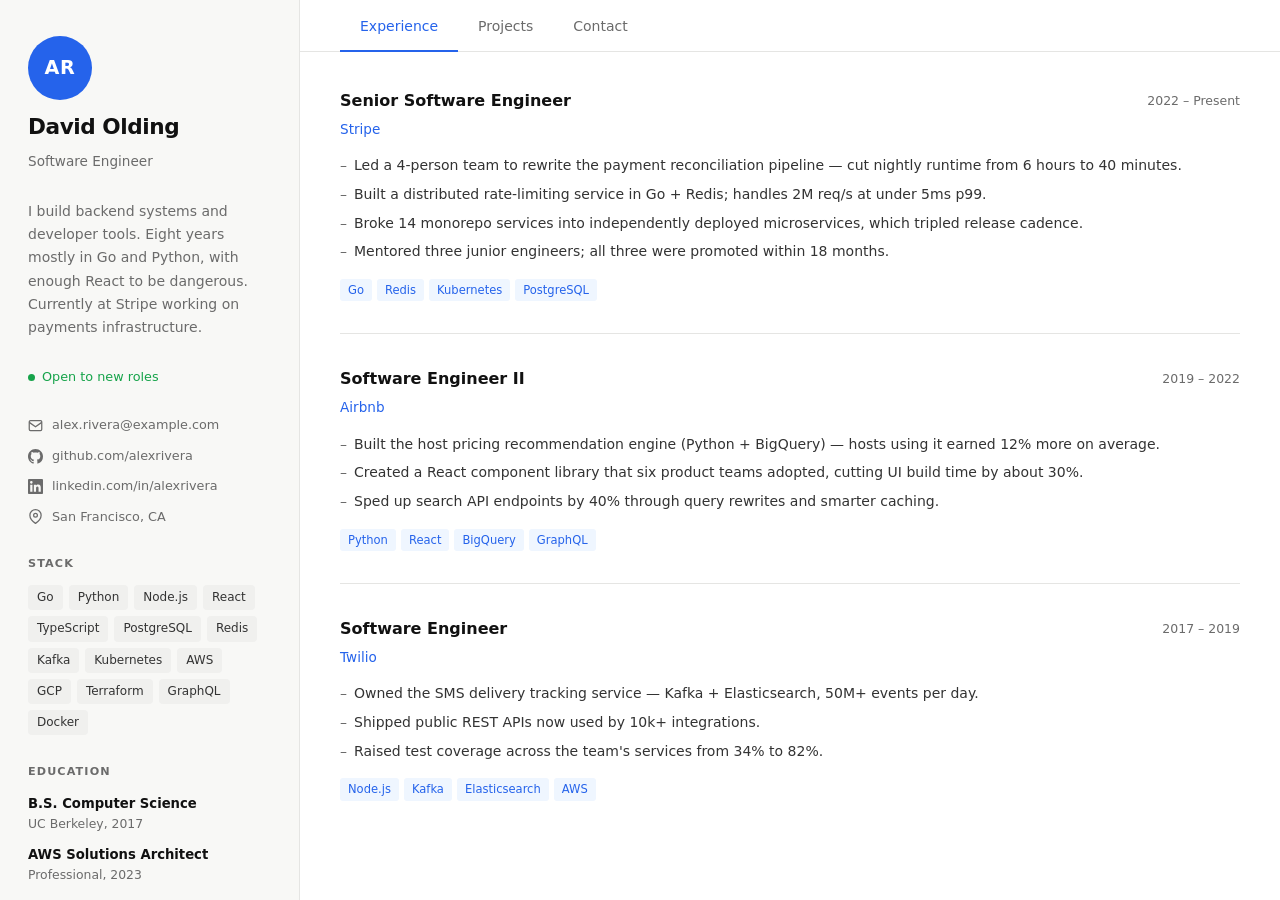
<file: index.html>
<!DOCTYPE html>
<html lang="en">
<head>
  <meta charset="UTF-8" />
  <meta name="viewport" content="width=device-width, initial-scale=1.0" />
  <title>David Olding — Software Engineer</title>
  <link rel="stylesheet" href="style.css" />
</head>
<body>

  <div class="layout">

    <!-- SIDEBAR -->
    <aside class="sidebar">
      <div class="sidebar-inner">

        <div class="profile">
          <div class="avatar">AR</div>
          <h1>David Olding</h1>
          <p class="title">Software Engineer</p>
        </div>

        <p class="bio">
          I build backend systems and developer tools. Eight years mostly in Go and Python, with enough React to be dangerous. Currently at Stripe working on payments infrastructure.
        </p>

        <div class="status">
          <span class="dot"></span> Open to new roles
        </div>

        <div class="contact-links">
          <a href="mailto:alex.rivera@example.com">
            <svg width="15" height="15" viewBox="0 0 24 24" fill="none" stroke="currentColor" stroke-width="2"><rect x="2" y="4" width="20" height="16" rx="2"/><path d="m2 7 10 7 10-7"/></svg>
            alex.rivera@example.com
          </a>
          <a href="#">
            <svg width="15" height="15" viewBox="0 0 24 24" fill="currentColor"><path d="M12 0C5.37 0 0 5.37 0 12c0 5.31 3.435 9.795 8.205 11.385.6.105.825-.255.825-.57 0-.285-.015-1.23-.015-2.235-3.015.555-3.795-.735-4.035-1.41-.135-.345-.72-1.41-1.23-1.695-.42-.225-1.02-.78-.015-.795.945-.015 1.62.87 1.845 1.23 1.08 1.815 2.805 1.305 3.495.99.105-.78.42-1.305.765-1.605-2.67-.3-5.46-1.335-5.46-5.925 0-1.305.465-2.385 1.23-3.225-.12-.3-.54-1.53.12-3.18 0 0 1.005-.315 3.3 1.23.96-.27 1.98-.405 3-.405s2.04.135 3 .405c2.295-1.56 3.3-1.23 3.3-1.23.66 1.65.24 2.88.12 3.18.765.84 1.23 1.905 1.23 3.225 0 4.605-2.805 5.625-5.475 5.925.435.375.81 1.095.81 2.22 0 1.605-.015 2.895-.015 3.3 0 .315.225.69.825.57A12.02 12.02 0 0 0 24 12c0-6.63-5.37-12-12-12z"/></svg>
            github.com/alexrivera
          </a>
          <a href="#">
            <svg width="15" height="15" viewBox="0 0 24 24" fill="currentColor"><path d="M20.447 20.452h-3.554v-5.569c0-1.328-.027-3.037-1.852-3.037-1.853 0-2.136 1.445-2.136 2.939v5.667H9.351V9h3.414v1.561h.046c.477-.9 1.637-1.85 3.37-1.85 3.601 0 4.267 2.37 4.267 5.455v6.286zM5.337 7.433a2.062 2.062 0 0 1-2.063-2.065 2.064 2.064 0 1 1 2.063 2.065zm1.782 13.019H3.555V9h3.564v11.452zM22.225 0H1.771C.792 0 0 .774 0 1.729v20.542C0 23.227.792 24 1.771 24h20.451C23.2 24 24 23.227 24 22.271V1.729C24 .774 23.2 0 22.222 0h.003z"/></svg>
            linkedin.com/in/alexrivera
          </a>
          <a href="#">
            <svg width="15" height="15" viewBox="0 0 24 24" fill="none" stroke="currentColor" stroke-width="2"><path d="M21 10c0 7-9 13-9 13s-9-6-9-13a9 9 0 0 1 18 0z"/><circle cx="12" cy="10" r="3"/></svg>
            San Francisco, CA
          </a>
        </div>

        <div class="sidebar-section">
          <h2>Stack</h2>
          <div class="tag-cloud">
            <span>Go</span><span>Python</span><span>Node.js</span>
            <span>React</span><span>TypeScript</span><span>PostgreSQL</span>
            <span>Redis</span><span>Kafka</span><span>Kubernetes</span>
            <span>AWS</span><span>GCP</span><span>Terraform</span>
            <span>GraphQL</span><span>Docker</span>
          </div>
        </div>

        <div class="sidebar-section">
          <h2>Education</h2>
          <div class="edu-item">
            <strong>B.S. Computer Science</strong>
            <span>UC Berkeley, 2017</span>
          </div>
          <div class="edu-item">
            <strong>AWS Solutions Architect</strong>
            <span>Professional, 2023</span>
          </div>
          <div class="edu-item">
            <strong>CKA</strong>
            <span>CNCF, 2022</span>
          </div>
        </div>

      </div>
    </aside>

    <!-- MAIN -->
    <main class="main">

      <nav class="tab-nav">
        <button class="tab-btn active" data-tab="experience">Experience</button>
        <button class="tab-btn" data-tab="projects">Projects</button>
        <button class="tab-btn" data-tab="contact">Contact</button>
      </nav>

      <!-- EXPERIENCE -->
      <div class="tab-panel active" id="tab-experience">

        <div class="job">
          <div class="job-meta">
            <div>
              <h3>Senior Software Engineer</h3>
              <span class="company">Stripe</span>
            </div>
            <span class="date">2022 – Present</span>
          </div>
          <ul>
            <li>Led a 4-person team to rewrite the payment reconciliation pipeline — cut nightly runtime from 6 hours to 40 minutes.</li>
            <li>Built a distributed rate-limiting service in Go + Redis; handles 2M req/s at under 5ms p99.</li>
            <li>Broke 14 monorepo services into independently deployed microservices, which tripled release cadence.</li>
            <li>Mentored three junior engineers; all three were promoted within 18 months.</li>
          </ul>
          <div class="job-tags"><span>Go</span><span>Redis</span><span>Kubernetes</span><span>PostgreSQL</span></div>
        </div>

        <div class="job">
          <div class="job-meta">
            <div>
              <h3>Software Engineer II</h3>
              <span class="company">Airbnb</span>
            </div>
            <span class="date">2019 – 2022</span>
          </div>
          <ul>
            <li>Built the host pricing recommendation engine (Python + BigQuery) — hosts using it earned 12% more on average.</li>
            <li>Created a React component library that six product teams adopted, cutting UI build time by about 30%.</li>
            <li>Sped up search API endpoints by 40% through query rewrites and smarter caching.</li>
          </ul>
          <div class="job-tags"><span>Python</span><span>React</span><span>BigQuery</span><span>GraphQL</span></div>
        </div>

        <div class="job">
          <div class="job-meta">
            <div>
              <h3>Software Engineer</h3>
              <span class="company">Twilio</span>
            </div>
            <span class="date">2017 – 2019</span>
          </div>
          <ul>
            <li>Owned the SMS delivery tracking service — Kafka + Elasticsearch, 50M+ events per day.</li>
            <li>Shipped public REST APIs now used by 10k+ integrations.</li>
            <li>Raised test coverage across the team's services from 34% to 82%.</li>
          </ul>
          <div class="job-tags"><span>Node.js</span><span>Kafka</span><span>Elasticsearch</span><span>AWS</span></div>
        </div>

      </div>

      <!-- PROJECTS -->
      <div class="tab-panel" id="tab-projects">

        <div class="project">
          <div class="project-meta">
            <h3>FlowSQL</h3>
            <a href="#" class="gh-link" aria-label="GitHub">
              <svg width="16" height="16" viewBox="0 0 24 24" fill="currentColor"><path d="M12 0C5.37 0 0 5.37 0 12c0 5.31 3.435 9.795 8.205 11.385.6.105.825-.255.825-.57 0-.285-.015-1.23-.015-2.235-3.015.555-3.795-.735-4.035-1.41-.135-.345-.72-1.41-1.23-1.695-.42-.225-1.02-.78-.015-.795.945-.015 1.62.87 1.845 1.23 1.08 1.815 2.805 1.305 3.495.99.105-.78.42-1.305.765-1.605-2.67-.3-5.46-1.335-5.46-5.925 0-1.305.465-2.385 1.23-3.225-.12-.3-.54-1.53.12-3.18 0 0 1.005-.315 3.3 1.23.96-.27 1.98-.405 3-.405s2.04.135 3 .405c2.295-1.56 3.3-1.23 3.3-1.23.66 1.65.24 2.88.12 3.18.765.84 1.23 1.905 1.23 3.225 0 4.605-2.805 5.625-5.475 5.925.435.375.81 1.095.81 2.22 0 1.605-.015 2.895-.015 3.3 0 .315.225.69.825.57A12.02 12.02 0 0 0 24 12c0-6.63-5.37-12-12-12z"/></svg>
              1.2k stars
            </a>
          </div>
          <p>Type-safe SQL query builder for Go. Zero allocations at runtime — all query construction happens at compile time. Started as an internal tool at Stripe, open-sourced it when I realized the existing options had too many tradeoffs.</p>
          <div class="job-tags"><span>Go</span><span>PostgreSQL</span></div>
        </div>

        <div class="project">
          <div class="project-meta">
            <h3>MetricsBoard</h3>
            <a href="#" class="gh-link" aria-label="GitHub">
              <svg width="16" height="16" viewBox="0 0 24 24" fill="currentColor"><path d="M12 0C5.37 0 0 5.37 0 12c0 5.31 3.435 9.795 8.205 11.385.6.105.825-.255.825-.57 0-.285-.015-1.23-.015-2.235-3.015.555-3.795-.735-4.035-1.41-.135-.345-.72-1.41-1.23-1.695-.42-.225-1.02-.78-.015-.795.945-.015 1.62.87 1.845 1.23 1.08 1.815 2.805 1.305 3.495.99.105-.78.42-1.305.765-1.605-2.67-.3-5.46-1.335-5.46-5.925 0-1.305.465-2.385 1.23-3.225-.12-.3-.54-1.53.12-3.18 0 0 1.005-.315 3.3 1.23.96-.27 1.98-.405 3-.405s2.04.135 3 .405c2.295-1.56 3.3-1.23 3.3-1.23.66 1.65.24 2.88.12 3.18.765.84 1.23 1.905 1.23 3.225 0 4.605-2.805 5.625-5.475 5.925.435.375.81 1.095.81 2.22 0 1.605-.015 2.895-.015 3.3 0 .315.225.69.825.57A12.02 12.02 0 0 0 24 12c0-6.63-5.37-12-12-12z"/></svg>
              GitHub
            </a>
          </div>
          <p>Real-time DORA metrics dashboard — deployment frequency, lead time, change failure rate, MTTR. Built with Next.js and WebSockets. Mostly made it because I was tired of pulling these numbers manually every sprint review.</p>
          <div class="job-tags"><span>Next.js</span><span>TypeScript</span><span>WebSockets</span></div>
        </div>

        <div class="project">
          <div class="project-meta">
            <h3>VaultKit</h3>
            <a href="#" class="gh-link" aria-label="GitHub">
              <svg width="16" height="16" viewBox="0 0 24 24" fill="currentColor"><path d="M12 0C5.37 0 0 5.37 0 12c0 5.31 3.435 9.795 8.205 11.385.6.105.825-.255.825-.57 0-.285-.015-1.23-.015-2.235-3.015.555-3.795-.735-4.035-1.41-.135-.345-.72-1.41-1.23-1.695-.42-.225-1.02-.78-.015-.795.945-.015 1.62.87 1.845 1.23 1.08 1.815 2.805 1.305 3.495.99.105-.78.42-1.305.765-1.605-2.67-.3-5.46-1.335-5.46-5.925 0-1.305.465-2.385 1.23-3.225-.12-.3-.54-1.53.12-3.18 0 0 1.005-.315 3.3 1.23.96-.27 1.98-.405 3-.405s2.04.135 3 .405c2.295-1.56 3.3-1.23 3.3-1.23.66 1.65.24 2.88.12 3.18.765.84 1.23 1.905 1.23 3.225 0 4.605-2.805 5.625-5.475 5.925.435.375.81 1.095.81 2.22 0 1.605-.015 2.895-.015 3.3 0 .315.225.69.825.57A12.02 12.02 0 0 0 24 12c0-6.63-5.37-12-12-12z"/></svg>
              GitHub
            </a>
          </div>
          <p>CLI that keeps your local .env files in sync with AWS Secrets Manager or GCP Secret Manager. Single binary, no config files. Useful on teams where the .env gets updated frequently and someone always has a stale copy.</p>
          <div class="job-tags"><span>Go</span><span>AWS</span><span>GCP</span></div>
        </div>

      </div>

      <!-- CONTACT -->
      <div class="tab-panel" id="tab-contact">
        <p class="contact-intro">
          Best way to reach me is email. I'm open to senior and staff engineer roles, and occasionally take on consulting work for early-stage teams.
        </p>

        <form class="contact-form" id="contact-form" novalidate>
          <div class="form-row">
            <div class="form-group">
              <label for="name">Name</label>
              <input type="text" id="name" name="name" placeholder="Jane Smith" required />
            </div>
            <div class="form-group">
              <label for="email">Email</label>
              <input type="email" id="email" name="email" placeholder="jane@company.com" required />
            </div>
          </div>
          <div class="form-group">
            <label for="message">Message</label>
            <textarea id="message" name="message" rows="5" placeholder="What are you working on?" required></textarea>
          </div>
          <button type="submit" class="btn-send">Send</button>
          <p class="form-status" id="form-status"></p>
        </form>
      </div>

    </main>
  </div>

  <script src="script.js"></script>
</body>
</html>
</file>
<file: style.css>
/* ── Reset & Tokens ─────────────────────────────────────────────────── */
*, *::before, *::after { box-sizing: border-box; margin: 0; padding: 0; }

:root {
  --bg:        #ffffff;
  --sidebar-bg:#f8f8f6;
  --border:    #e5e5e3;
  --accent:    #2563eb;
  --accent-light: #eff6ff;
  --text:      #111111;
  --muted:     #6b6b6b;
  --tag-bg:    #f0f0ee;
  --tag-text:  #333333;
  --green:     #16a34a;
  --radius:    8px;
  --transition: 0.18s ease;
  --font:      'Inter', system-ui, -apple-system, sans-serif;
  --sidebar-w: 300px;
}

html { scroll-behavior: smooth; }

body {
  font-family: var(--font);
  background: var(--bg);
  color: var(--text);
  line-height: 1.6;
  -webkit-font-smoothing: antialiased;
  height: 100vh;
  overflow: hidden;
}

a { color: inherit; text-decoration: none; }

/* ── Two-panel layout ───────────────────────────────────────────────── */
.layout {
  display: flex;
  height: 100vh;
}

/* ── Sidebar ────────────────────────────────────────────────────────── */
.sidebar {
  width: var(--sidebar-w);
  flex-shrink: 0;
  background: var(--sidebar-bg);
  border-right: 1px solid var(--border);
  height: 100vh;
  overflow-y: auto;
}

.sidebar-inner {
  padding: 36px 28px 40px;
  display: flex;
  flex-direction: column;
  gap: 28px;
}

/* Profile */
.profile { display: flex; flex-direction: column; gap: 6px; }

.avatar {
  width: 64px;
  height: 64px;
  border-radius: 50%;
  background: var(--accent);
  color: #fff;
  font-size: 1.2rem;
  font-weight: 700;
  display: flex;
  align-items: center;
  justify-content: center;
  margin-bottom: 4px;
  letter-spacing: 0.03em;
}

.profile h1 {
  font-size: 1.35rem;
  font-weight: 700;
  letter-spacing: -0.02em;
}

.title {
  font-size: 0.85rem;
  color: var(--muted);
}

/* Bio */
.bio {
  font-size: 0.875rem;
  color: var(--muted);
  line-height: 1.65;
}

/* Status dot */
.status {
  display: flex;
  align-items: center;
  gap: 7px;
  font-size: 0.8rem;
  color: var(--green);
  font-weight: 500;
}

.dot {
  width: 7px;
  height: 7px;
  border-radius: 50%;
  background: var(--green);
}

/* Contact links */
.contact-links {
  display: flex;
  flex-direction: column;
  gap: 10px;
}

.contact-links a {
  display: flex;
  align-items: center;
  gap: 9px;
  font-size: 0.8rem;
  color: var(--muted);
  transition: color var(--transition);
  word-break: break-all;
}

.contact-links a:hover { color: var(--accent); }

.contact-links svg { flex-shrink: 0; }

/* Sidebar sections */
.sidebar-section {}

.sidebar-section h2 {
  font-size: 0.7rem;
  font-weight: 600;
  letter-spacing: 0.1em;
  text-transform: uppercase;
  color: var(--muted);
  margin-bottom: 12px;
}

/* Tag cloud */
.tag-cloud {
  display: flex;
  flex-wrap: wrap;
  gap: 6px;
}

.tag-cloud span {
  padding: 3px 9px;
  background: var(--tag-bg);
  border-radius: 4px;
  font-size: 0.75rem;
  color: var(--tag-text);
}

/* Education items */
.edu-item {
  display: flex;
  flex-direction: column;
  margin-bottom: 10px;
}

.edu-item:last-child { margin-bottom: 0; }

.edu-item strong {
  font-size: 0.825rem;
  font-weight: 600;
}

.edu-item span {
  font-size: 0.775rem;
  color: var(--muted);
}

/* ── Main ───────────────────────────────────────────────────────────── */
.main {
  flex: 1;
  display: flex;
  flex-direction: column;
  height: 100vh;
  overflow: hidden;
}

/* ── Tab nav ────────────────────────────────────────────────────────── */
.tab-nav {
  display: flex;
  gap: 0;
  border-bottom: 1px solid var(--border);
  padding: 0 40px;
  flex-shrink: 0;
  background: var(--bg);
}

.tab-btn {
  padding: 18px 20px 16px;
  font-size: 0.875rem;
  font-weight: 500;
  font-family: var(--font);
  color: var(--muted);
  background: none;
  border: none;
  border-bottom: 2px solid transparent;
  cursor: pointer;
  transition: color var(--transition), border-color var(--transition);
  margin-bottom: -1px;
}

.tab-btn:hover { color: var(--text); }

.tab-btn.active {
  color: var(--accent);
  border-bottom-color: var(--accent);
}

/* ── Tab panels ─────────────────────────────────────────────────────── */
.tab-panel {
  display: none;
  flex: 1;
  overflow-y: auto;
  padding: 36px 40px 48px;
}

.tab-panel.active { display: block; }

/* ── Jobs ───────────────────────────────────────────────────────────── */
.job {
  padding-bottom: 32px;
  margin-bottom: 32px;
  border-bottom: 1px solid var(--border);
}

.job:last-child {
  border-bottom: none;
  margin-bottom: 0;
  padding-bottom: 0;
}

.job-meta {
  display: flex;
  justify-content: space-between;
  align-items: flex-start;
  gap: 16px;
  margin-bottom: 14px;
}

.job-meta h3 {
  font-size: 1rem;
  font-weight: 600;
  margin-bottom: 2px;
}

.company {
  font-size: 0.85rem;
  color: var(--accent);
}

.date {
  font-size: 0.78rem;
  color: var(--muted);
  white-space: nowrap;
  padding-top: 3px;
}

.job ul {
  list-style: none;
  display: flex;
  flex-direction: column;
  gap: 7px;
  margin-bottom: 16px;
}

.job li {
  font-size: 0.875rem;
  color: #333;
  padding-left: 14px;
  position: relative;
  line-height: 1.55;
}

.job li::before {
  content: '–';
  position: absolute;
  left: 0;
  color: var(--muted);
}

.job-tags {
  display: flex;
  flex-wrap: wrap;
  gap: 5px;
}

.job-tags span {
  padding: 2px 8px;
  background: var(--accent-light);
  border-radius: 3px;
  font-size: 0.72rem;
  color: var(--accent);
}

/* ── Projects ───────────────────────────────────────────────────────── */
.project {
  padding-bottom: 28px;
  margin-bottom: 28px;
  border-bottom: 1px solid var(--border);
}

.project:last-child {
  border-bottom: none;
  margin-bottom: 0;
  padding-bottom: 0;
}

.project-meta {
  display: flex;
  align-items: center;
  justify-content: space-between;
  gap: 12px;
  margin-bottom: 10px;
}

.project-meta h3 {
  font-size: 1rem;
  font-weight: 600;
}

.gh-link {
  display: flex;
  align-items: center;
  gap: 6px;
  font-size: 0.78rem;
  color: var(--muted);
  transition: color var(--transition);
}

.gh-link:hover { color: var(--text); }

.project p {
  font-size: 0.875rem;
  color: #444;
  line-height: 1.6;
  margin-bottom: 14px;
}

/* ── Contact ────────────────────────────────────────────────────────── */
.contact-intro {
  font-size: 0.9rem;
  color: var(--muted);
  margin-bottom: 28px;
  max-width: 480px;
  line-height: 1.65;
}

.contact-form {
  max-width: 560px;
}

.form-row {
  display: grid;
  grid-template-columns: 1fr 1fr;
  gap: 16px;
}

.form-group {
  display: flex;
  flex-direction: column;
  gap: 5px;
  margin-bottom: 16px;
}

.form-group label {
  font-size: 0.78rem;
  font-weight: 500;
  color: var(--muted);
}

.form-group input,
.form-group textarea {
  background: var(--bg);
  border: 1px solid var(--border);
  border-radius: var(--radius);
  padding: 10px 12px;
  color: var(--text);
  font-size: 0.875rem;
  font-family: var(--font);
  outline: none;
  transition: border-color var(--transition), box-shadow var(--transition);
  resize: vertical;
}

.form-group input::placeholder,
.form-group textarea::placeholder { color: #bbb; }

.form-group input:focus,
.form-group textarea:focus {
  border-color: var(--accent);
  box-shadow: 0 0 0 3px rgba(37, 99, 235, 0.1);
}

.form-group input.error,
.form-group textarea.error { border-color: #dc2626; }

.btn-send {
  padding: 10px 28px;
  background: var(--accent);
  color: #fff;
  border: none;
  border-radius: var(--radius);
  font-size: 0.875rem;
  font-weight: 600;
  font-family: var(--font);
  cursor: pointer;
  transition: background var(--transition);
}

.btn-send:hover { background: #1d4ed8; }
.btn-send:disabled { opacity: 0.6; cursor: default; }

.form-status {
  margin-top: 12px;
  font-size: 0.85rem;
  min-height: 1.2em;
}

.form-status.success { color: var(--green); }
.form-status.error-msg { color: #dc2626; }

/* ── Scrollbar (main panel) ─────────────────────────────────────────── */
.tab-panel::-webkit-scrollbar { width: 6px; }
.tab-panel::-webkit-scrollbar-track { background: transparent; }
.tab-panel::-webkit-scrollbar-thumb { background: var(--border); border-radius: 99px; }

.sidebar::-webkit-scrollbar { width: 4px; }
.sidebar::-webkit-scrollbar-thumb { background: var(--border); border-radius: 99px; }

/* ── Responsive ─────────────────────────────────────────────────────── */
@media (max-width: 700px) {
  body { overflow: auto; height: auto; }

  .layout { flex-direction: column; height: auto; }

  .sidebar {
    width: 100%;
    height: auto;
    border-right: none;
    border-bottom: 1px solid var(--border);
  }

  .main { height: auto; overflow: visible; }

  .tab-panel {
    overflow: visible;
    height: auto;
    padding: 28px 24px 40px;
  }

  .tab-nav { padding: 0 24px; }

  .form-row { grid-template-columns: 1fr; }
}
</file>
